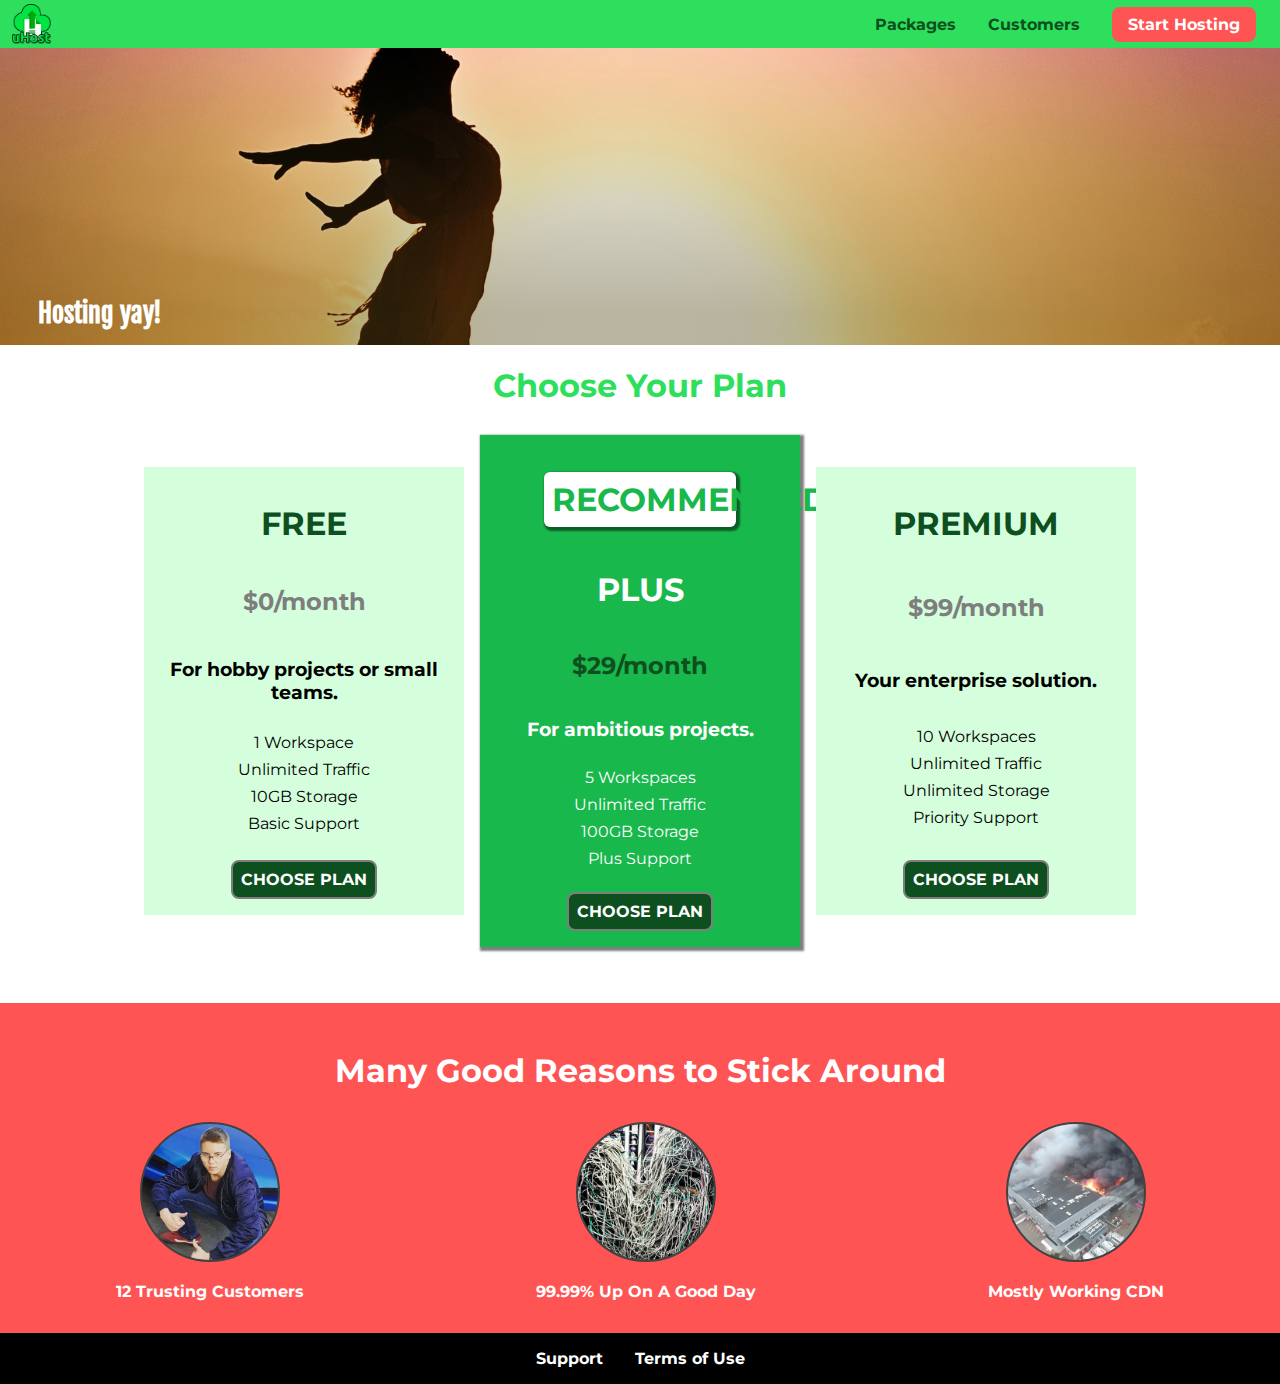
<file: index.html>
<!DOCTYPE html>
<html lang="en">
  <head>
    <meta charset="UTF-8" />
    <meta http-equiv="X-UA-Compatible" content="ie=edge" />
    <meta name="viewport" content="width=device-width, initial-scale=1.0">
    <title>uHost</title>
    <link rel="shortcut icon" href="img/favicon.png" />
    <link rel="stylesheet" href="shared.css" />
    <link rel="stylesheet" href="main.css" />
  </head>

  <body>
    <div class="backdrop"></div>
    <div class="modal">
      <h1 class="modal__title">Do you want to continue?</h1>
      <div class="modal__actions">
        <a href="start-hosting/index.html" class="modal__action">Yes!</a>
        <button class="modal__action modal__action--negative" type="button">
          No!
        </button>
      </div>
    </div>
    <header class="main-header">
      <div>
        <button class="toggle-button">
          <span class="toggle-button__bar"></span>
          <span class="toggle-button__bar"></span>
          <span class="toggle-button__bar"></span>
        </button>
        <a href="index.html" class="main-header__brand">
          <img src="img/uhost-icon.png" alt="uHost" />
        </a>
      </div>
      <nav class="main-nav">
        <ul class="main_nav__items">
          <li class="main-nav__item">
            <a href="packages/index.html">Packages</a>
          </li>
          <li class="main-nav__item">
            <a href="customers/index.html">Customers</a>
          </li>
          <li class="main-nav__item main-nav__item--cta">
            <a href="start-hosting/index.html">Start Hosting</a>
          </li>
        </ul>
      </nav>
    </header>
    <nav class="mobile-nav">
      <ul class="mobile-nav__items">
        <li class="mobile-nav__item">
          <a href="packages/index.html">Packages</a>
        </li>
        <li class="mobile-nav__item">
          <a href="customers/index.html">Customers</a>
        </li>
        <li class="mobile-nav__item mobile-nav__item--cta">
          <a href="start-hosting/index.html">Start Hosting</a>
        </li>
      </ul>
    </nav>
    <main>
      <section id="product-overview">
        <h1>Hosting yay!</h1>
      </section>
      <section id="plans">
        <h1 class="section-title">Choose Your Plan</h1>
        <div class="plan__list">
          <article class="plan">
            <h1 class="plan__title">FREE</h1>
            <h2 class="plan__price">$0/month</h2>
            <h3>For hobby projects or small teams.</h3>
            <ul>
              <li>1 Workspace</li>
              <li>Unlimited Traffic</li>
              <li>10GB Storage</li>
              <li>Basic Support</li>
            </ul>
            <div>
              <button>CHOOSE PLAN</button>
            </div>
          </article>
          <article class="plan highlighted">
            <h1 class="plan__annotation">RECOMMENDED</h1>
            <h1 class="plan__title">PLUS</h1>
            <h2 class="plan__price">$29/month</h2>
            <h3>For ambitious projects.</h3>
            <ul>
              <li>5 Workspaces</li>
              <li>Unlimited Traffic</li>
              <li>100GB Storage</li>
              <li>Plus Support</li>
            </ul>
            <div>
              <button>CHOOSE PLAN</button>
            </div>
          </article>
          <article class="plan">
            <h1 class="plan__title">PREMIUM</h1>
            <h2 class="plan__price">$99/month</h2>
            <h3>Your enterprise solution.</h3>
            <ul>
              <li>10 Workspaces</li>
              <li>Unlimited Traffic</li>
              <li>Unlimited Storage</li>
              <li>Priority Support</li>
            </ul>
            <div>
              <button>CHOOSE PLAN</button>
            </div>
          </article>
        </div>
      </section>
      <section id="key-features">
        <h1 class="section-title">Many Good Reasons to Stick Around</h1>
        <ul>
          <li>
            <div class="key-feature" id="key-feature__customers"></div>
            <p>12 Trusting Customers</p>
          </li>
          <li>
            <div class="key-feature" id="key-feature__uptime"></div>
            <p>99.99% Up On A Good Day</p>
          </li>
          <li>
            <div class="key-feature" id="key-feature__cloud"></div>
            <p>Mostly Working CDN</p>
          </li>
        </ul>
      </section>
    </main>
    <footer class="main-footer">
      <nav>
        <ul>
          <li>
            <a href="#">Support</a>
          </li>
          <li>
            <a href="#">Terms of Use</a>
          </li>
        </ul>
      </nav>
    </footer>
    <script src="shared.js"></script>
    <script src="main.js"></script>
  </body>
</html>
</file>
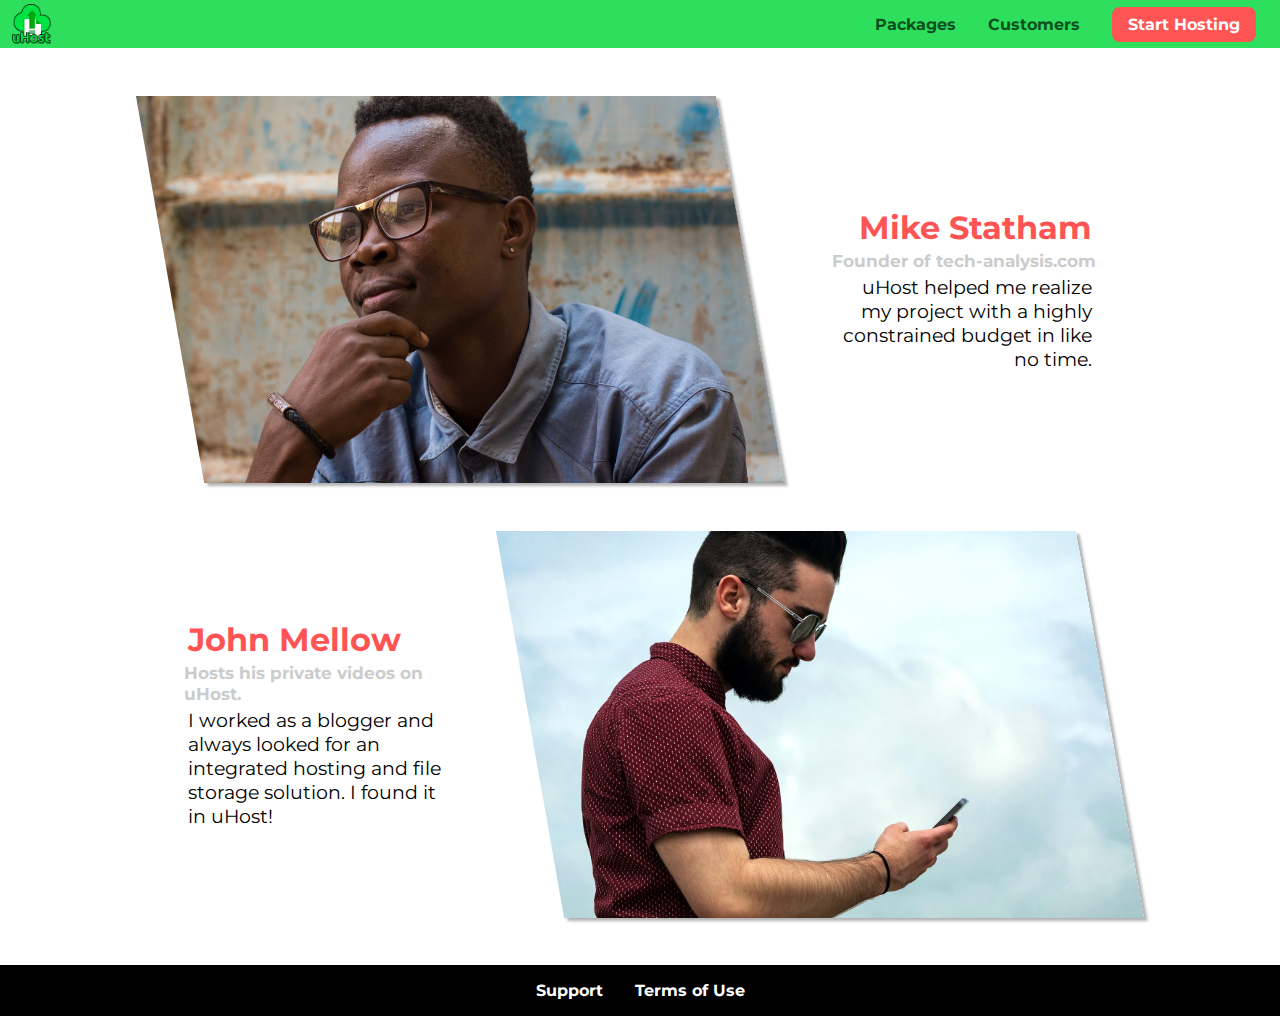
<file: customers/index.html>
<!DOCTYPE html>
<html lang="en">
  <head>
    <meta charset="UTF-8" />
    <meta name="viewport" content="width=device-width, initial-scale=1.0" />
    <meta http-equiv="X-UA-Compatible" content="ie=edge" />
    <title>uHost Customers</title>
    <link rel="shortcut icon" href="../img/favicon.png" />
    <link rel="stylesheet" href="../shared.css" />
    <link rel="stylesheet" href="customers.css" />
  </head>

  <body>
    <div class="backdrop"></div>
    <header class="main-header">
      <div>
        <button class="toggle-button">
          <span class="toggle-button__bar"></span>
          <span class="toggle-button__bar"></span>
          <span class="toggle-button__bar"></span>
        </button>
        <a href="../index.html" class="main-header__brand"> 
          <img src="../img/uhost-icon.png" alt="uHost"> </a>
      </div>
      <nav class="main-nav">
        <ul class="main_nav__items">
          <li class="main-nav__item">
            <a href="../packages/index.html">Packages</a>
          </li>
          <li class="main-nav__item">
            <a href="index.html">Customers</a>
          </li>
          <li class="main-nav__item main-nav__item--cta">
            <a href="../start-hosting/index.html">Start Hosting</a>
          </li>
        </ul>
      </nav>
    </header>
    <nav class="mobile-nav">
      <ul class="mobile-nav__items">
        <li class="mobile-nav__item">
          <a href="../packages/index.html">Packages</a>
        </li>
        <li class="mobile-nav__item">
          <a href="index.html">Customers</a>
        </li>
        <li class="mobile-nav__item mobile-nav__item--cta">
          <a href="../start-hosting/index.html">Start Hosting</a>
        </li>
      </ul>
    </nav>
    <main>
      <div>
        <div class="testimonial" id="customer-1">
          <div class="testimonial__image-container">
            <img
              src="../img/customer-1.jpg"
              alt="Mike Statham - Customer"
              class="testimonial__image"
            />
          </div>
          <div class="testimonial__info">
            <h1 class="testimonial__name">Mike Statham</h1>
            <h2 class="testimonial__subtitle">
              Founder of
              <a href="tech-analysis.com">tech-analysis.com</a>
            </h2>
            <p class="testimonial__text">
              uHost helped me realize my project with a highly constrained
              budget in like no time.
            </p>
          </div>
        </div>
        <div class="testimonial" id="customer-2">
          <div class="testimonial__info">
            <h1 class="testimonial__name">John Mellow</h1>
            <h2 class="testimonial__subtitle">
              Hosts his private videos on uHost.
            </h2>
            <p class="testimonial__text">
              I worked as a blogger and always looked for an integrated hosting
              and file storage solution. I found it in uHost!
            </p>
          </div>
          <div class="testimonial__image-container">
            <img
              src="../img/customer-2.jpg"
              alt="John Mellow - Customer"
              class="testimonial__image"
            />
          </div>
        </div>
      </div>
    </main>
    <footer class="main-footer">
      <nav>
        <ul>
          <li>
            <a href="#">Support</a>
          </li>
          <li>
            <a href="#">Terms of Use</a>
          </li>
        </ul>
      </nav>
    </footer>
    <script src="../shared.js"></script>
  </body>
</html>
</file>
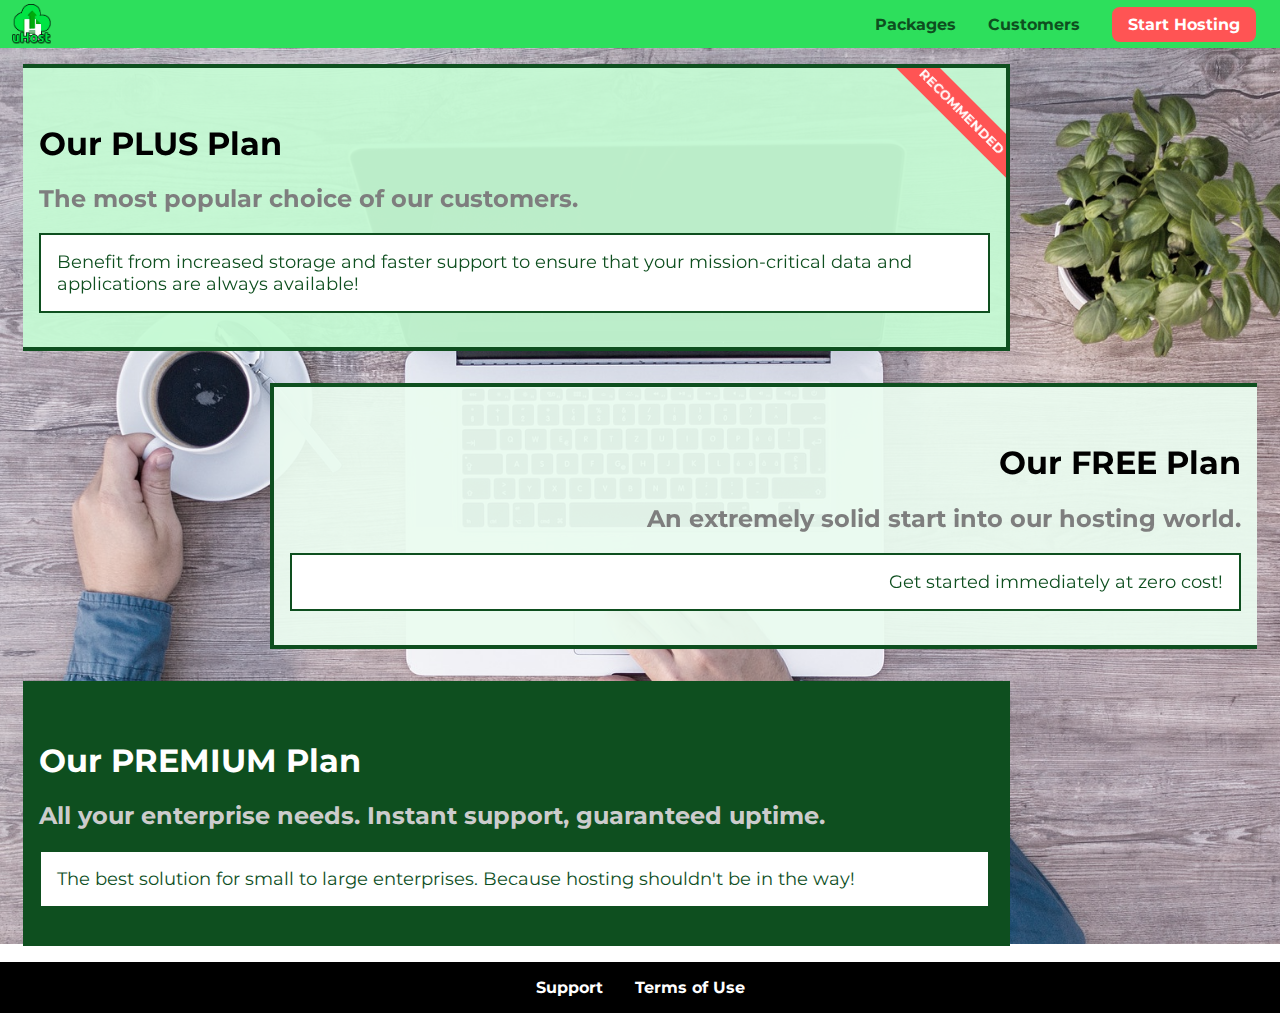
<file: packages/index.html>
<!DOCTYPE html>
<html lang="en">
  <head>
    <meta charset="UTF-8" />
    <meta http-equiv="X-UA-Compatible" content="ie=edge" />
    <meta name="viewport" content="width=device-width, initial-scale=1.0">
    <title>uHost</title>
    <link rel="shortcut icon" href="../img/favicon.png" />
    <link rel="stylesheet" href="../shared.css" />
    <link rel="stylesheet" href="packages.css" />
  </head>

  <body>
    <div class="backdrop"></div>
    <div class="background"></div>
    <header class="main-header">
      <div>
        <button class="toggle-button">
          <span class="toggle-button__bar"></span>
          <span class="toggle-button__bar"></span>
          <span class="toggle-button__bar"></span>
        </button>
        <a href="../index.html" class="main-header__brand"> 
          <img src="../img/uhost-icon.png" alt="uHost"> </a>
      </div>
      <nav class="main-nav">
        <ul class="main_nav__items">
          <li class="main-nav__item">
            <a href="index.html">Packages</a>
          </li>
          <li class="main-nav__item">
            <a href="../customers/index.html">Customers</a>
          </li>
          <li class="main-nav__item main-nav__item--cta">
            <a href="../start-hosting/index.html">Start Hosting</a>
          </li>
        </ul>
      </nav>
    </header>
    <nav class="mobile-nav">
      <ul class="mobile-nav__items">
        <li class="mobile-nav__item">
          <a href="index.html">Packages</a>
        </li>
        <li class="mobile-nav__item">
          <a href="../customers/index.html">Customers</a>
        </li>
        <li class="mobile-nav__item mobile-nav__item--cta">
          <a href="../start-hosting/index.html">Start Hosting</a>
        </li>
      </ul>
    </nav>
    <main>
      <section class="package plus">
        <a href="#">
          <h1 class="package__title">Our PLUS Plan</h1>
          <h1 class="package__badge">RECOMMENDED</h1>
          <h2>The most popular choice of our customers.</h2>
          <p>
            Benefit from increased storage and faster support to ensure that
            your mission-critical data and applications are always available!
          </p>
        </a>
      </section>
      <section class="package free">
        <a href="#">
          <h1 class="package__title">Our FREE Plan</h1>
          <h2>An extremely solid start into our hosting world.</h2>
          <p>Get started immediately at zero cost!</p>
        </a>
      </section>
      <div class="float-fix"></div>
      <section class="package premium">
        <a href="#">
          <h1 class="package__title">Our PREMIUM Plan</h1>
          <h2>
            All your enterprise needs. Instant support, guaranteed uptime.
          </h2>
          <p>
            The best solution for small to large enterprises. Because hosting
            shouldn't be in the way!
          </p>
        </a>
      </section>
    </main>
    <footer class="main-footer">
      <nav>
        <ul>
          <li>
            <a href="#">Support</a>
          </li>
          <li>
            <a href="#">Terms of Use</a>
          </li>
        </ul>
      </nav>
    </footer>
    <script src="../shared.js"></script>
  </body>
</html>
</file>
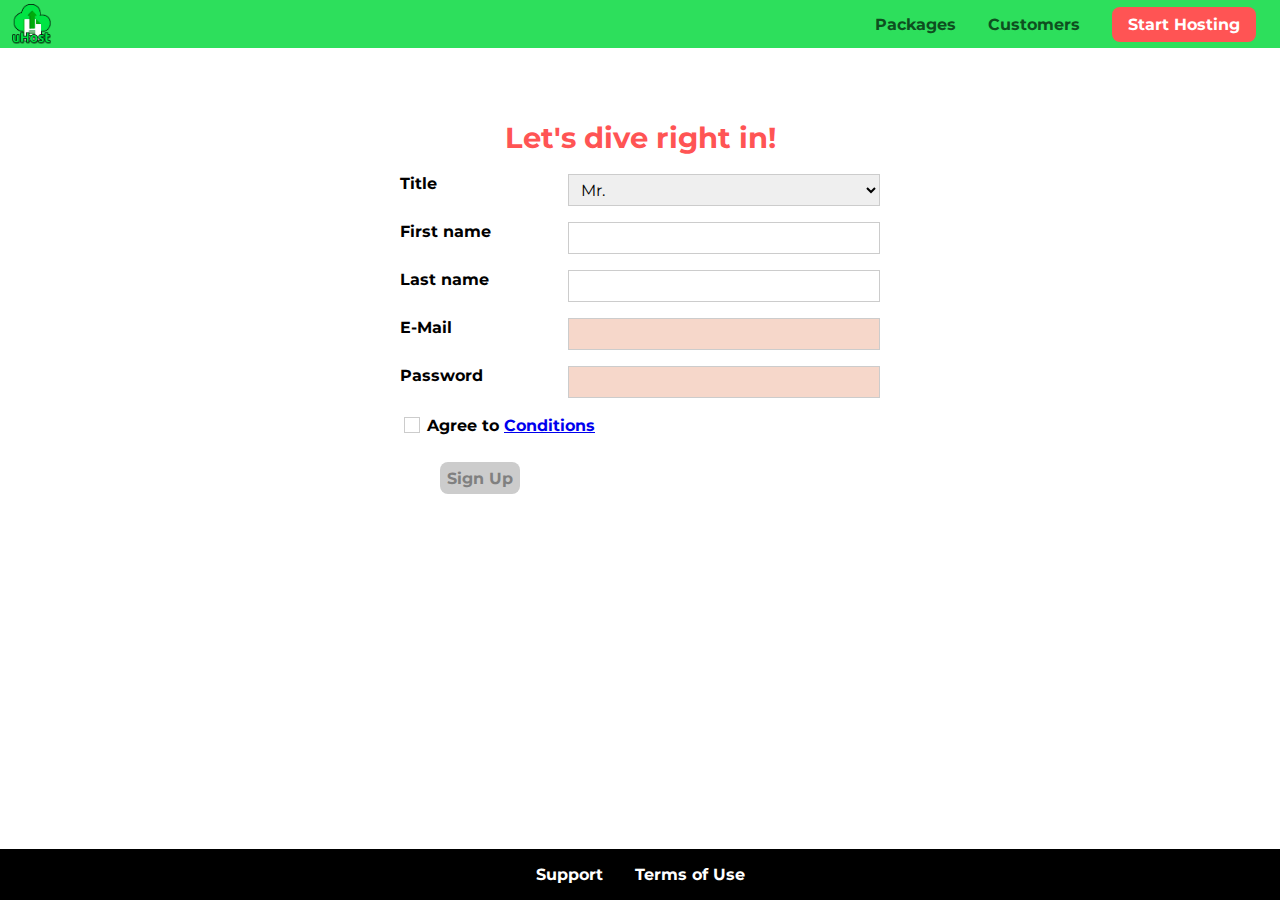
<file: start-hosting/index.html>
<!DOCTYPE html>
<html lang="en">
  <head>
    <meta charset="UTF-8" />
    <meta name="viewport" content="width=device-width, initial-scale=1.0" />
    <meta http-equiv="X-UA-Compatible" content="ie=edge" />
    <title>uHost Signup</title>
    <link rel="shortcut icon" href="../img/favicon.png" />
    <link rel="stylesheet" href="../shared.css" />
    <link rel="stylesheet" href="start-hosting.css" />
  </head>
  <body>
    <div class="backdrop"></div>
    <header class="main-header">
      <div>
        <button class="toggle-button">
          <span class="toggle-button__bar"></span>
          <span class="toggle-button__bar"></span>
          <span class="toggle-button__bar"></span>
        </button>
        <a href="../index.html" class="main-header__brand">
          <img
            src="../img/uhost-icon.png"
            alt="uHost - Your favorite hosting company"
          />
        </a>
      </div>
      <nav class="main-nav">
        <ul class="main_nav__items">
          <li class="main-nav__item">
            <a href="../packages/index.html">Packages</a>
          </li>
          <li class="main-nav__item">
            <a href="../customers/index.html">Customers</a>
          </li>
          <li class="main-nav__item main-nav__item--cta">
            <a href="index.html">Start Hosting</a>
          </li>
        </ul>
      </nav>
    </header>
    <nav class="mobile-nav">
      <ul class="mobile-nav__items">
        <li class="mobile-nav__item">
          <a href="../packages/index.html">Packages</a>
        </li>
        <li class="mobile-nav__item">
          <a href="../customers/index.html">Customers</a>
        </li>
        <li class="mobile-nav__item mobile-nav__item--cta">
          <a href="index.html">Start Hosting</a>
        </li>
      </ul>
    </nav>
    <main class="signup-page">
      <h1 class="signup-title">Let's dive right in!</h1>
      <form action="index.html" class="signup-form">
        <label for="title">Title</label>
        <select id="title">
          <option value="mr">Mr.</option>
          <option value="ms">Ms.</option>
        </select>
        <label for="first-name">First name</label>
        <input type="text" id="first-name" />
        <label for="last-name">Last name</label>
        <input type="text" id="last-name" />
        <label for="email">E-Mail</label>
        <input type="email" id="email" required/>
        <label for="password">Password</label>
        <input type="password" id="password" required/>
        <div class="signup-form__checkbox">
          <input type="checkbox" id="agree-terms" />
          <label for="agree-terms"
            >Agree to
            <a href="#">Conditions</a>
          </label>
        </div>
        <button type="submit" class="button" disabled>Sign Up</button>
      </form>
    </main>
    <footer class="main-footer">
      <nav>
        <ul>
          <li>
            <a href="#">Support</a>
          </li>
          <li>
            <a href="#">Terms of Use</a>
          </li>
        </ul>
      </nav>
    </footer>
    <script src="../shared.js"></script>
  </body>
</html>
</file>
<file: shared.css>
@import url("https://fonts.googleapis.com/css2?family=Fjalla+One&family=Montserrat:wght@400;700&display=swap");

* {
  box-sizing: border-box;
}

html {
  height: 100%;
}

body {
  font-family: "Montserrat", sans-serif;
  margin: 0;
  display: grid;
  grid-template-rows: auto fit-content(6.5rem);
  padding-top: 3rem;
  height: 100%;
}

.backdrop {
  position: fixed;
  display: none;
  top: 0;
  left: 0;
  z-index: 100;
  width: 100vw;
  height: 100vh;
  background-color: rgba(0, 0, 0, 0.5);
  opacity: 0;
  transition: opacity 200ms linear;
}

.main-header {
  background: #2ddf5c;
  width: 100%;
  padding: 0 0.5rem;
  position: fixed;
  top: 0px;
  left: 0px;
  z-index: 1;
  display: flex;
  align-items: center;
  justify-content: space-between;
}

.main-header > div {
  display: flex;
  align-items: center;
}

.toggle-button {
  width: 3rem;
  background: transparent;
  border: none;
  cursor: pointer;
  padding: 0 0.5rem;
  margin: 0 0.5rem 0 0;
}

.toggle-button:focus {
  outline: none;
}

.toggle-button__bar {
  width: 100%;
  height: 0.25rem;
  background: black;
  display: block;
  margin: 0.5rem 0;
}

.main-header__brand {
  font-weight: bold;
  color: #0e4f1f;
  text-decoration: none;
}

.main-header__brand > img {
  height: 2.5rem;
  margin: 0.25rem;
  vertical-align: middle;
}

.main-nav {
  display: none;
}

.main_nav__items {
  margin: 0;
  padding: 0;
  list-style: none;
  display: flex;
}

.main-nav__item {
  margin: 0 1rem;
}

@media (min-width: 40rem) {
  .main-nav {
    display: flex;
    justify-content: flex-end;
  }

  .toggle-button {
    display: none;
  }
}

.main-nav__item a,
.mobile-nav__item a {
  color: #0e4f1f;
  text-decoration: none;
  font-weight: bold;
  padding: 0;
}

.main-nav__item a:hover,
.main-nav__item a:active {
  color: white;
  border-bottom: white 0.25rem solid;
}

.main-nav__item--cta {
  animation: wiggle 400ms 3s 8; /* wait 200ms, wait 3s before start, repeat 8 times */
}

.main-nav__item--cta a,
.mobile-nav__item--cta a {
  color: white;
  background: #ff5454;
  padding: 0.5rem 1rem;
  border-radius: 0.5rem;
}

.main-nav__item--cta a:hover,
.main-nav__item--cta a:active,
.mobile-nav__item--cta a:hover,
.mobile-nav__item--cta a:active {
  color: #ff5454;
  background: white;
  border: none;
}

button {
  margin-top: 1rem;
  padding: 0.5rem;
  border-radius: 0.5rem;
  background: #0e4f1f;
  color: white;
  font: inherit;
  font-weight: bold;
  border: 2px solid #7e7e7e;
  cursor: pointer;
}

button:hover,
button:active {
  color: #0e4f1f;
  background: white;
}

button:focus {
  outline: none;
}

.main-footer {
  background: black;
  color: white;
  width: 100%;
  display: flex;
  align-items: center;
  justify-content: center;
}

.main-footer ul {
  list-style: none;
  margin: 0;
  padding: 0;
  display: flex;
  align-items: center;
  flex-direction: column;
  justify-content: center;
}

.main-footer li {
  margin: 1rem;
}

@media (min-width: 40rem) {
  .main-footer ul {
    flex-direction: row;
  }

  .toggle-button {
    display: none;
  }
}

.main-footer li > a {
  color: inherit;
  font-weight: bold;
  text-decoration: none;
}

.main-footer li > a:hover,
.main-footer li > a:active {
  color: #ccc;
}

.mobile-nav {
  display: flex;
  position: fixed;
  z-index: 101;
  top: 0;
  left: 0;
  background: white;
  width: 80%;
  height: 100vh;
  transform: translateX(-100%);
  transition: transform 200ms ease-out;
}

.mobile-nav__items {
  width: 90%;
  height: 100%;
  list-style: none;
  margin: 5% auto;
  padding: 0;
  text-align: center;
  display: flex;
  flex-direction: column;
}

.mobile-nav__item {
  margin: 0.5rem;
}

.mobile-nav__item a {
  font-size: 1.5rem;
}

.open {
  opacity: 1;
  transform: translateX(0);
}

@keyframes wiggle {
  0% {
    transform: translateY(0);
  }
  50% {
    transform: translateY(-1px);
  }
  100% {
    transform: translateY(1px);
  }
}
</file>
<file: main.css>
#product-overview {
  background: linear-gradient(to top, rgba(80, 68, 18, 0.4) 10%, transparent),
    url("img/freedom.jpg");
  /* background: linear-gradient(to right, red, blue); */
  /* background: radial-gradient(circle at top right, yellow, black); */
  background-size: cover;
  background-position: left 10% bottom 70%;
  width: 100vw;
  height: 33vh;
  position: relative;
}

#product-overview h1 {
  position: absolute;
  font-size: 1.6rem;
  color: white;
  font-family: "Fjalla One", sans-serif;
  left: 3%;
  bottom: 0;
  margin-bottom: 1rem;
}

@media (min-width: 40rem) and (min-height: 60rem) {
  #product-overview {
    height: 40vh;
  }

  #product-overview h1 {
    font-size: 3rem;
  }
}

.plan__list {
  display: flex;
  width: 100%;
  flex-direction: column;
  align-items: center;
}

.plan {
  background: #d5ffdc;
  text-align: center;
  padding: 1rem;
  margin: 0.5rem 0;
  display: flex;
  flex-direction: column;
  align-items: center;
  width: 80vw;
}


@media (max-width: 43rem) {
  .plan__title, .plan__annotation {
    font-size: 0.9rem;
  }
}

@media (min-width: 40rem) {
  .plan__list {
    width: 100vw;
    flex-direction: row;
    justify-content: center;
    margin: auto;
  }

  .plan {
    width: 30%;
    height: 28rem;
    margin: 0.5rem;
    min-width: 12rem;
    max-width: 20rem;
    justify-content: space-between;
  }

  .plan.highlighted {
    height: 32rem;
    box-shadow: 2px 2px 2px 2px rgba(0, 0, 0, 0.5);
  }
}

.plan.highlighted {
  background: #19b84c;
  color: white;
}

.plan__annotation {
  background: white;
  color: #19b84c;
  box-shadow: 2px 2px 2px 2px rgba(0, 0, 0, 0.5);
  border-radius: 6px;
  padding: 0.5rem;
  width: 60%;
  min-width: 12rem;
}

.plan__title {
  color: #0e4f1f;
}

.plan__price {
  color: #7e7e7e;
}

.plan.highlighted .plan__title {
  color: white;
}

.plan.highlighted .plan__price {
  color: #0e4f1f;
}

.plan ul {
  list-style: none;
  margin: 0;
  padding: 0;
}

.plan ul li {
  margin: 0.5rem 0;
}

.section-title {
  color: #2ddf5c;
  text-align: center;
}

#key-features {
  background: #ff5454;
  margin-top: 3rem;
  padding: 1rem 0;
}

#key-features .section-title {
  color: white;
  margin: 2rem;
}

#key-features ul {
  padding: 0;
  margin: 0;
  display: flex;
  flex-direction: column;
  align-items: center;
}

#key-features li {
  display: block;
  text-align: center;
  padding: 0;
  margin: 0;
  color: white;
  font-weight: bold;
  font-size: 1rem;
}

@media (min-width: 40rem) {
  #key-features ul {
    flex-direction: row;
    justify-content: space-around;
    max-width: 80rem;
    margin: auto;
  }

  #key-features li {
    max-width: 20rem;
  }
}

.key-feature {
  display: inline-block;
  height: 140px;
  width: 140px;
  background: #ffcede;
  border: 2px solid #424242;
  border-radius: 50%;
}

#key-feature__customers {
  background: url("img/target_group.jpg");
  background-size: auto 100%;
  background-position: 30%;
}

#key-feature__uptime {
  background: url("img/much_reliable.jpg");
  background-size: 100%;
  background-position: 30%;
}

#key-feature__cloud {
  background: url("img/cloud_technology.jpg");
  background-size: auto 100%;
  background-position: 30%;
}

.modal {
  position: fixed;
  opacity: 0;
  transform: translateY(-20rem);
  transition: opacity 300ms ease-out, transform 500ms ease-out;
  z-index: 200;
  top: 20%;
  width: 100%;
  background: white;
  padding: 1rem;
  border: 1px solid #ccc;
  box-shadow: 1px 1px 1px rgba(0, 0, 0, 0.5);
}

@media (min-width: 40rem) {
  .modal {
    left: 30%;
    width: 40%;
  }
}


.modal__title {
  text-align: center;
  margin: 0 0 1rem 0;
}

.modal__actions {
  text-align: center;
}

.modal__action {
  border: 1px solid #0e4f1f;
  border-radius: 0.5rem;
  background: #0e4f1f;
  text-decoration: none;
  color: white;
  font: inherit;
  padding: 0.5rem 1rem;
  cursor: pointer;
}

.modal__action:hover,
.modal__action:active {
  background: #2ddf5c;
  border-color: #2ddf5c;
}

.modal__action--negative {
  background: red;
  border-color: red;
}

.modal__action--negative:hover,
.modal__action--negative:active {
  background: #ff5454;
  border-color: #ff5454;
}

.modal_open {
  display: block;
  opacity: 1;
  transform: translateY(0);
}
</file>
<file: customers/customers.css>
.testimonial {
  font-size: 1.2rem;
}

.testimonial__image-container {
  width: 80%;
  max-width: 580px;
  display: block;
  box-shadow: 3px 3px 3px rgba(0, 0, 0, 0.3);
  transform: skewX(10deg);
  overflow: hidden;
}

.testimonial__image {
  width: 100%;
  vertical-align: top; /* whitespace removal h4x */
  transform: skewX(-10deg) scale(1.2);
}

.testimonial__image:hover {
  animation: zoom-customer 200ms forwards;
}

.testimonial__info {
  text-align: right;
  padding: 0.9rem;
  display: block;
}

#customer-2.testimonial {
  text-align: right;
}

#customer-2 .testimonial__info {
  text-align: left;
}

.testimonial__name {
  margin: 0.2rem;
  color: #ff5454;
  font-size: 2rem;
}

.testimonial__subtitle {
  margin: 0;
  font-size: 0.9em;
  color: #ccc;
}

.testimonial__subtitle a {
  color: inherit;
  text-decoration: none;
}

.testimonial__subtitle a:hover,
.testimonial__subtitle a:active {
  color: #7a7a7a;
}

.testimonial__text {
  margin: 0.2rem;
}

@media (min-width: 40rem) {
  .testimonial {
    margin: 3rem auto;
    max-width: 1000px;
    display: flex;
    align-items: center;
    justify-content: space-around;
  }

  .testimonial__image-container {
    width: 66%;
    box-shadow: 3px 3px 3px rgba(0, 0, 0, 0.3);
  }

  .testimonial__info {
    width: 30%;
  }
}

@keyframes zoom-customer {
  from {
    transform: skewX(-10deg) scale(1.2);
  }
  to {
    transform: skewX(-10deg) scale(1.3)
  }
}
</file>
<file: packages/packages.css>
main {
  max-width: 1500px;
  margin: auto;
}

.background {
  background: url("../img/plans-background.jpg") center/cover;
  filter: grayscale(40%);
  width: 100vw;
  height: 100vh;
  top: 2.75rem;
  left: 0;
  position: fixed;
  z-index: -1;
}

.package {
  width: 80%;
  border: 4px solid #0e4f1f;
  border-left: none;
  margin: 1rem 0;
  position: relative;
  overflow: hidden;
}

.package a {
  text-decoration: none;
  display: block;
  padding: 1rem;
}

.package:hover,
.package:active {
  border-color: #ff5454 !important;
  box-shadow: 2px 2px 4px rgba(0, 0, 0, 0.5);
  animation: move-package-up 200ms forwards;
}

.package__title {
  margin-top: 2.5rem;
  color: black;
}

.package h2 {
  color: #7e7e7e;
}

.package p {
  border: 2px solid #0e4f1f;
  color: #0e4f1f;
  background: white;
  padding: 1rem;
  font-size: 18px;
}

.package.plus {
  background: rgba(197, 250, 212, 0.95);
}

.package.free {
  background: rgba(234, 251, 239, 0.95);
  float: right;
  border-left: 4px solid #0e4f1f;
  border-right: none;
  text-align: right;
}

.package.premium {
  background: #0e4f1f;
}

.package.premium h1 {
  color: white;
}

.package.premium h2 {
  color: #ccc;
}

.float-fix {
  clear: both; /* clear flots on both sides, uglyyyy */
}

.package__badge {
  padding: 0.5rem;
  font-size: 0.8rem;
  border-radius: 8px;
  background: #ff5454;
  position: absolute;
  right: 0;
  top: 0;
  display: inline-block;
  color: white;
  width: 15rem;
  text-align: center;
  transform: rotateZ(45deg) translateX(4.2rem) translateY(-2.5rem);
}

@media (min-width: 1500px) {
  .package {
    border-left: 4px solid #0e4f1f;
  }

  .package.free {
    border-right: 4px solid #0e4f1f;
  }
}

@keyframes move-package-up {
  from {
    transform: translateY(0);
  }
  to {
    transform: translateY(-5px);
  }
}
</file>
<file: start-hosting/start-hosting.css>
.signup-title {
  text-align: center;
  font-size: 1.8rem;
  margin-top: 4.5rem;
  color: #ff5454;
}

.signup-form {
  width: 70%;
  margin: 1rem auto;
  display: grid;
  grid-template-rows: repeat(5, 1rem 2rem);
  grid-auto-rows: 2rem;
  row-gap: 0.5rem;
}

.signup-form label {
  font-weight: bold;
}

.signup-form label, 
.signup-form input, 
.signup-form select {
  display: block;
  width: 100%;
}

.signup-form input[id$="terms"],
.signup-form input[id$="terms"] + label { /* + => directly follow*/
  display: inline-block;
  width: auto;
  vertical-align: middle;
}

.signup-form input:not([type="checkbox"]),
.signup-form select {
  border: 1px solid #ccc;
  padding: 0.2rem 0.5rem;
  font: inherit;
}

.signup-form input:focus {
  outline: none;
  background-color: #d8f3df;
  border-color: #2ddf5c;
}

.signup-form input[type="checkbox"] {
  border: 1px solid #ccc;
  background-color: white;
  width: 1rem;
  height: 1rem;
  -webkit-appearance: none;
  -moz-appearance: none;
  appearance: none;
}

.signup-form input[type="checkbox"]:checked {
  background-color: #2ddf5c;
  border: 1px solid #0e4f1f;
}

.signup-form button[type="submit"] {
  display: block;
  margin: 0 auto;
  padding: 0;
  width: 50%;
}

.signup-form input.invalid, 
.signup-form select.invalid,
.signup-form :invalid {
  border-color: red;
  background-color: #f6d7ca;
}

.button[disabled] {
  cursor: not-allowed;
  border: #a1a1a1;
  background-color: #ccc;
  color: gray;
}

@media (min-width: 40rem) {
  .signup-form {
    width: 30rem;
    margin: auto;
    grid-template-columns: 10rem auto;
    grid-template-rows: none;
    row-gap: 1rem;
    column-gap: 0.5rem;
  }

  .signup-form__checkbox {
    grid-column: span 2;
  }
}
</file>
